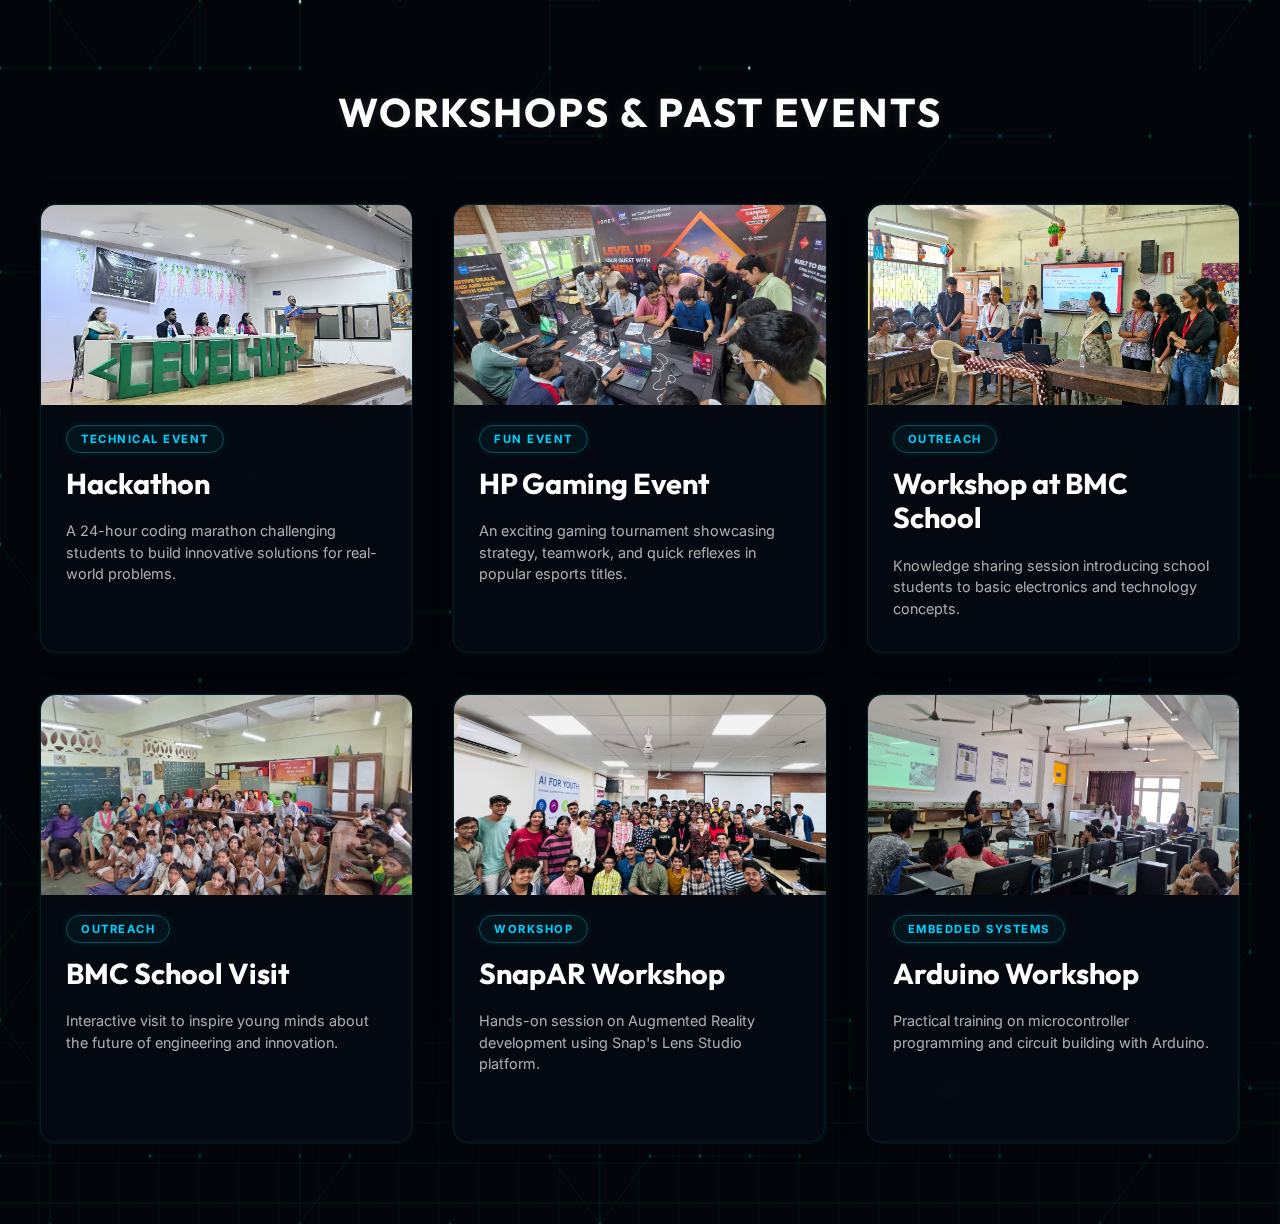
<file: iete (1)/iete (1)/iete/IETE_Workshops/IETE Website/index.html>
<!DOCTYPE html>
<html lang="en">

<head>
    <meta charset="UTF-8">
    <meta name="viewport" content="width=device-width, initial-scale=1.0">
    <title>IETE KJSIT - Workshops & Past Events</title>
    <!-- Google Fonts: Inter and Outfit -->
    <link rel="preconnect" href="https://fonts.googleapis.com">
    <link rel="preconnect" href="https://fonts.gstatic.com" crossorigin>
    <link href="https://fonts.googleapis.com/css2?family=Inter:wght@400;500;600&family=Outfit:wght@500;700&display=swap"
        rel="stylesheet">
    <link rel="stylesheet" href="styles.css">
</head>

<body>

    <!-- SVG Filters for Electric Effect -->
    <svg style="position: absolute; width: 0; height: 0; overflow: hidden;" aria-hidden="true">
        <filter id="electric-spark-filter" x="-50%" y="-50%" width="200%" height="200%">
            <!-- Create noise texture -->
            <feTurbulence type="fractalNoise" baseFrequency="0.8" numOctaves="3" stitchTiles="stitch" result="noise" />
            <!-- Displace the source image (the border) using the noise -->
            <feDisplacementMap in="SourceGraphic" in2="noise" scale="6" xChannelSelector="R" yChannelSelector="G" />

            <!-- Optional: Add a glow to the displaced result -->
            <feGaussianBlur stdDeviation="1" result="blur" />
            <feMerge>
                <feMergeNode in="blur" />
                <feMergeNode in="blur" /> <!-- Double blur for extra glow -->
                <feMergeNode in="SourceGraphic" />
            </feMerge>
        </filter>
    </svg>

    <section class="events-section" id="workshops">
        <!-- Futuristic Tech Background -->
        <div class="tech-background">
            <canvas id="circuit-board"></canvas>
            <div class="tech-waves"></div>
        </div>

        <div class="container">
            <header class="section-header">
                <h2 class="section-title">WORKSHOPS & PAST EVENTS</h2>
                <div class="lens-flare-divider"></div>
            </header>


            <div class="events-grid">
                <!-- Card 1: Hackathon -->
                <article class="chip-card">
                    <div class="card-border"></div>
                    <div class="card-content">
                        <div class="card-image">
                            <img src="Hackathon.png" alt="Hackathon">
                        </div>
                        <div class="card-header">
                            <span class="category-tag">Technical Event</span>
                        </div>
                        <h3 class="event-title">Hackathon</h3>
                        <p class="event-description">A 24-hour coding marathon challenging students to build innovative
                            solutions for real-world problems.</p>

                    </div>
                </article>

                <!-- Card 2: HP Gaming Event -->
                <article class="chip-card">
                    <div class="card-border"></div>
                    <div class="card-content">
                        <div class="card-image">
                            <img src="HP Gaming event.png" alt="HP Gaming Event">
                        </div>
                        <div class="card-header">
                            <span class="category-tag">Fun Event</span>
                        </div>
                        <h3 class="event-title">HP Gaming Event</h3>
                        <p class="event-description">An exciting gaming tournament showcasing strategy, teamwork, and
                            quick reflexes in popular esports titles.</p>

                    </div>
                </article>

                <!-- Card 3: Workshop at BMC School -->
                <article class="chip-card">
                    <div class="card-border"></div>
                    <div class="card-content">
                        <div class="card-image">
                            <img src="Workshop at BMC School.png" alt="Workshop at BMC School">
                        </div>
                        <div class="card-header">
                            <span class="category-tag">Outreach</span>
                        </div>
                        <h3 class="event-title">Workshop at BMC School</h3>
                        <p class="event-description">Knowledge sharing session introducing school students to basic
                            electronics and technology concepts.</p>

                    </div>
                </article>

                <!-- Card 4: BMC School Visit -->
                <article class="chip-card">
                    <div class="card-border"></div>
                    <div class="card-content">
                        <div class="card-image">
                            <img src="BMC School visit.png" alt="BMC School Visit">
                        </div>
                        <div class="card-header">
                            <span class="category-tag">Outreach</span>
                        </div>
                        <h3 class="event-title">BMC School Visit</h3>
                        <p class="event-description">Interactive visit to inspire young minds about the future of
                            engineering and innovation.</p>

                    </div>
                </article>

                <!-- Card 5: SnapAR Workshop -->
                <article class="chip-card">
                    <div class="card-border"></div>
                    <div class="card-content">
                        <div class="card-image">
                            <img src="SnapAR Workshop.png" alt="SnapAR Workshop">
                        </div>
                        <div class="card-header">
                            <span class="category-tag">Workshop</span>
                        </div>
                        <h3 class="event-title">SnapAR Workshop</h3>
                        <p class="event-description">Hands-on session on Augmented Reality development using Snap's Lens
                            Studio platform.</p>

                    </div>
                </article>

                <!-- Card 6: Arduino Workshop -->
                <article class="chip-card">
                    <div class="card-border"></div>
                    <div class="card-content">
                        <div class="card-image">
                            <img src="Arduino workshop.png" alt="Arduino Workshop">
                        </div>
                        <div class="card-header">
                            <span class="category-tag">Embedded Systems</span>
                        </div>
                        <h3 class="event-title">Arduino Workshop</h3>
                        <p class="event-description">Practical training on microcontroller programming and circuit
                            building with Arduino.</p>

                    </div>
                </article>
            </div>
        </div>
    </section>

    <script src="script.js"></script>
</body>

</html>
</file>
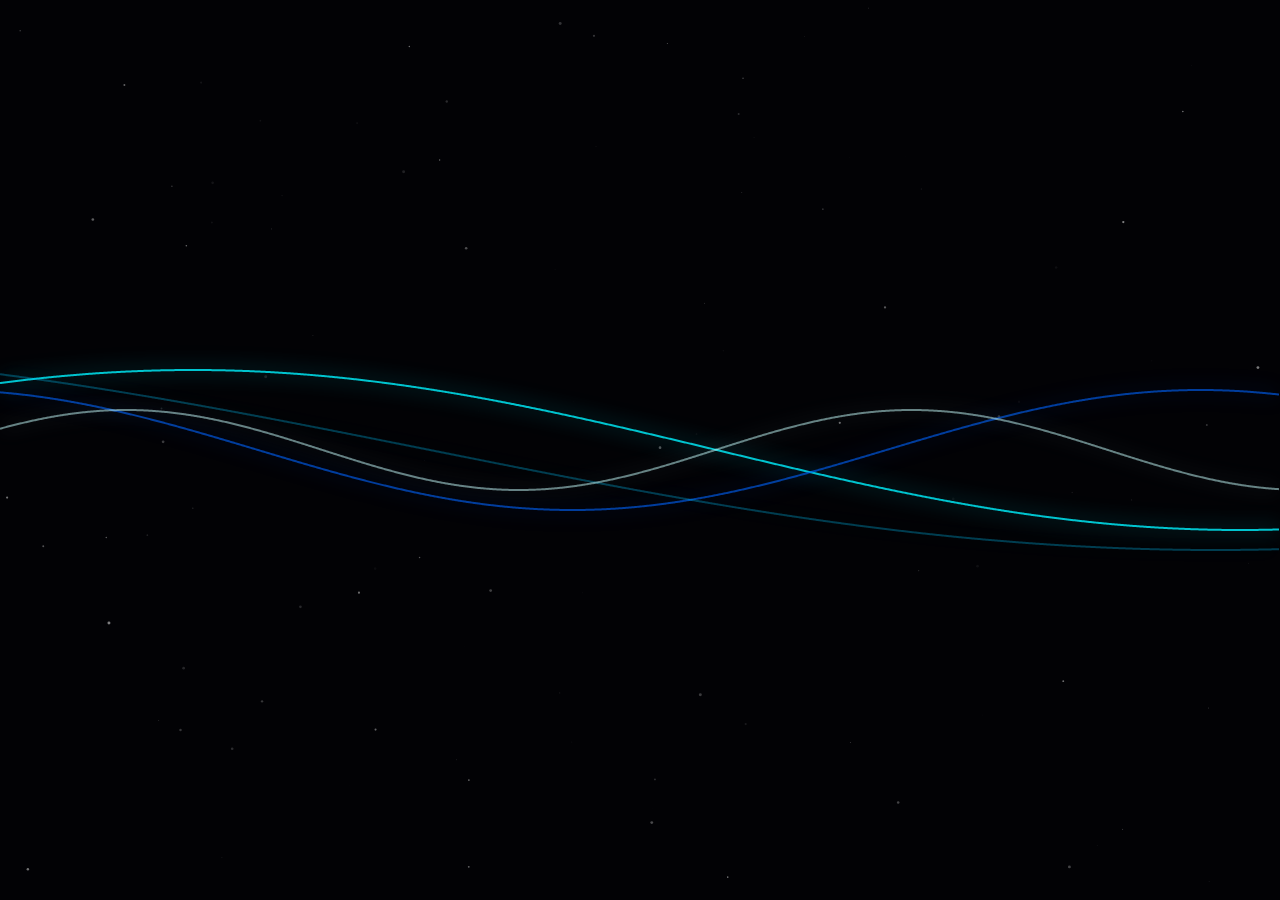
<file: iete (1)/iete (1)/iete/wave.html>
<!DOCTYPE html>
<html lang="en">

<head>
    <meta charset="UTF-8">
    <meta name="viewport" content="width=device-width, initial-scale=1.0">
    <title>Cosmic Wave Animation</title>
    <link rel="stylesheet" href="wave.css">
</head>

<body>
    <canvas id="canvas"></canvas>
    <script src="wave.js"></script>
</body>

</html>
</file>
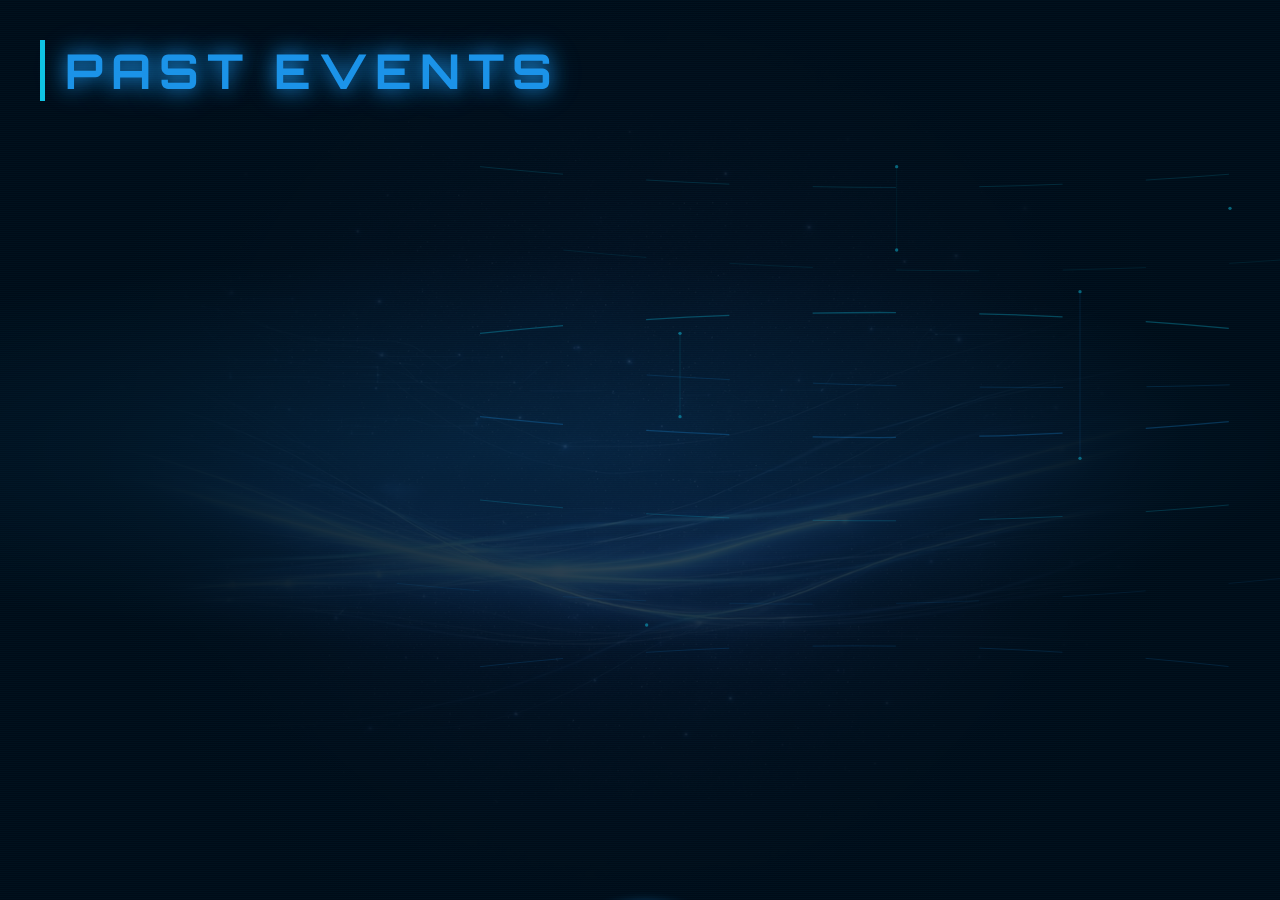
<file: iete (1)/iete (1)/iete/IETE_website_past_events_renaissance/IETE website/index (1).html>
<!DOCTYPE html>
<html lang="en">

<head>
    <meta charset="UTF-8" />
    <meta name="viewport" content="width=device-width, initial-scale=1.0" />
    <title>IETE Student Chapter - KJSIT</title>

    <!-- Fonts -->
    <link rel="preconnect" href="https://fonts.googleapis.com">
    <link rel="preconnect" href="https://fonts.gstatic.com" crossorigin>
    <link
        href="https://fonts.googleapis.com/css2?family=Orbitron:wght@400;500;700;900&family=Inter:wght@300;400;600&family=Rajdhani:wght@300;400;500;600;700&family=Share+Tech+Mono&display=swap"
        rel="stylesheet">
    <link rel="stylesheet" href="https://cdnjs.cloudflare.com/ajax/libs/font-awesome/6.4.0/css/all.min.css" />
    <link rel="stylesheet" href="style.css" />

    <style>
        /* ================= FIXED PAST EVENTS BACKGROUND ================= */
        #past-events {
            position: relative;
            min-height: 100vh;
            background:
                radial-gradient(circle at center, rgba(0, 0, 0, 0.35), #000 70%),
                url("theme background.jpeg") center/cover no-repeat;
            overflow: hidden;
        }

        #past-events::after {
            content: "";
            position: absolute;
            inset: 0;
            background: radial-gradient(circle, transparent 45%, #000 85%);
            pointer-events: none;
            z-index: 1;
        }

        .scene {
            position: relative;
            z-index: 2;
            background: transparent;
        }

        .neural-overlay {
            position: absolute;
            inset: 0;
            z-index: 1;
            pointer-events: none;
        }

        .main-container {
            position: relative;
            z-index: 3;
        }
    </style>
</head>

<body>
    <!-- ================= PAST EVENTS SECTION (FIXED) ================= -->
    <section id="past-events">
        <div class="scene">
            <div class="page-title">PAST EVENTS</div>

            <!-- Neural Network SVG Overlay -->
            <svg class="neural-overlay" xmlns="http://www.w3.org/2000/svg" viewBox="0 0 1920 1080">
                <defs>
                    <path id="neuralPath1" d="M0,400 Q480,350 960,400 T1920,400 T2880,400 T3840,400" fill="none"
                        stroke="rgba(18, 216, 250, 0.4)" stroke-width="1.5" />
                    <path id="neuralPath2" d="M0,500 Q480,550 960,500 T1920,500 T2880,500 T3840,500" fill="none"
                        stroke="rgba(31, 162, 255, 0.35)" stroke-width="1.5" />
                    <path id="neuralPath3" d="M0,600 Q480,650 960,600 T1920,600 T2880,600 T3840,600" fill="none"
                        stroke="rgba(18, 216, 250, 0.3)" stroke-width="1" />
                    <path id="neuralPath4" d="M200,450 Q680,480 1160,450 T2120,450 T3080,450 T4040,450" fill="none"
                        stroke="rgba(31, 162, 255, 0.25)" stroke-width="1" />
                    <path id="neuralPath5" d="M0,200 Q500,250 1000,200 T2000,200 T3000,200 T4000,200" fill="none"
                        stroke="rgba(18, 216, 250, 0.2)" stroke-width="1.2" />
                    <path id="neuralPath6" d="M0,800 Q450,750 900,800 T1800,800 T2700,800 T3600,800" fill="none"
                        stroke="rgba(31, 162, 255, 0.2)" stroke-width="1.2" />
                    <path id="neuralPath7" d="M100,300 Q600,350 1100,300 T2100,300 T3100,300 T4100,300" fill="none"
                        stroke="rgba(18, 216, 250, 0.15)" stroke-width="1" />
                    <path id="neuralPath8" d="M-100,700 Q400,750 900,700 T1900,700 T2900,700 T3900,700" fill="none"
                        stroke="rgba(31, 162, 255, 0.15)" stroke-width="1" />
                    <circle id="node" r="2" fill="rgba(18, 216, 250, 0.6)" />
                </defs>

                <g class="neural-paths">
                    <use href="#neuralPath1" />
                    <use href="#neuralPath2" />
                    <use href="#neuralPath3" />
                    <use href="#neuralPath4" />
                    <use href="#neuralPath5" />
                    <use href="#neuralPath6" />
                    <use href="#neuralPath7" />
                    <use href="#neuralPath8" />
                </g>

                <g class="neural-nodes">
                    <line x1="240" y1="400" x2="240" y2="500" stroke="rgba(18, 216, 250, 0.2)" stroke-width="1" />
                    <line x1="720" y1="350" x2="720" y2="550" stroke="rgba(31, 162, 255, 0.2)" stroke-width="1" />
                    <line x1="1200" y1="400" x2="1200" y2="600" stroke="rgba(18, 216, 250, 0.15)" stroke-width="1" />
                    <line x1="1680" y1="400" x2="1680" y2="500" stroke="rgba(31, 162, 255, 0.2)" stroke-width="1" />

                    <line x1="500" y1="200" x2="500" y2="300" stroke="rgba(18, 216, 250, 0.1)" stroke-width="1" />
                    <line x1="1400" y1="700" x2="1400" y2="800" stroke="rgba(31, 162, 255, 0.1)" stroke-width="1" />

                    <use href="#node" x="240" y="400" />
                    <use href="#node" x="240" y="500" />
                    <use href="#node" x="720" y="350" />
                    <use href="#node" x="720" y="550" />
                    <use href="#node" x="1200" y="400" />
                    <use href="#node" x="1200" y="600" />
                    <use href="#node" x="1680" y="400" />
                    <use href="#node" x="1680" y="500" />

                    <use href="#node" x="500" y="200" />
                    <use href="#node" x="500" y="300" />
                    <use href="#node" x="1400" y="700" />
                    <use href="#node" x="1400" y="800" />
                    <use href="#node" x="900" y="250" />
                    <use href="#node" x="200" y="750" />
                </g>
            </svg>

            <div class="main-container">
                <div class="disc-wrapper">
                    <img src="disc 3.png" alt="Rotating Disc" class="disc">

                    <!-- Curvature Text -->
                    <svg class="disc-text-svg" viewBox="0 0 1000 1000">
                        <defs>
                            <!-- Path starting at 0 degrees (3 o'clock) with radius 400 to match icons -->
                            <path id="textPath" d="M 500, 500 m 400, 0 a 400,400 0 1,1 -800,0 a 400,400 0 1,1 800,0" />

                            <!-- Blue-Red Gradient for Renaissance text -->
                            <linearGradient id="renaissanceGrad" x1="0%" y1="0%" x2="100%" y2="0%">
                                <stop offset="0%" style="stop-color:#1FA2FF;stop-opacity:1" />
                                <stop offset="100%" style="stop-color:#ff2975;stop-opacity:1" />
                            </linearGradient>
                        </defs>
                        <g class="renaissance-text">
                            <!-- Each word centered in the 90-degree gaps: 45, 135, 225, 315 degrees -->
                            <text class="renaissance-word" data-title="IETE RENAISSANCE" data-date="Annual flagship"
                                data-desc="The grand convergence of technology, culture, and innovation. Re-engineering the standard for future academic excellence.">
                                <textPath href="#textPath" startOffset="12.5%" text-anchor="middle">RENAISSANCE
                                </textPath>
                            </text>
                            <text class="renaissance-word" data-title="IETE RENAISSANCE" data-date="Annual flagship"
                                data-desc="The grand convergence of technology, culture, and innovation. Re-engineering the standard for future academic excellence.">
                                <textPath href="#textPath" startOffset="37.5%" text-anchor="middle">RENAISSANCE
                                </textPath>
                            </text>
                            <text class="renaissance-word" data-title="IETE RENAISSANCE" data-date="Annual flagship"
                                data-desc="The grand convergence of technology, culture, and innovation. Re-engineering the standard for future academic excellence.">
                                <textPath href="#textPath" startOffset="62.5%" text-anchor="middle">RENAISSANCE
                                </textPath>
                            </text>
                            <text class="renaissance-word" data-title="IETE RENAISSANCE" data-date="Annual flagship"
                                data-desc="The grand convergence of technology, culture, and innovation. Re-engineering the standard for future academic excellence.">
                                <textPath href="#textPath" startOffset="87.5%" text-anchor="middle">RENAISSANCE
                                </textPath>
                            </text>
                        </g>
                    </svg>

                    <!-- Event Items -->
                    <div class="event-item" data-title="Code Golf" data-date="February 18, 2025"
                        data-desc="Minimize code, maximize efficiency. Use your logic to solve complex problems with the fewest possible characters.">
                        <div class="event-content">
                            <img src="Code Golf.png" class="event-icon" alt="Code Golf">
                        </div>
                    </div>

                    <div class="event-item" data-title="DeCodeX" data-date="February 18, 2025"
                        data-desc="Step into the world of cryptography. Decrypt the unknown and solve high-stakes digital puzzles.">
                        <div class="event-content">
                            <img src="DeCodeX.png" class="event-icon" alt="DeCodeX">
                        </div>
                    </div>

                    <div class="event-item" data-title="Digital Sherlock" data-date="February 19, 2025"
                        data-desc="Master of the digital trails. Use OSINT and forensic skills to solve a complex cyber-mystery.">
                        <div class="event-content">
                            <img src="Digital Sherlock.png" class="event-icon" alt="Digital Sherlock">
                        </div>
                    </div>

                    <div class="event-item" data-title="Prompt Showdown" data-date="February 19, 2025"
                        data-desc="Battle for the best AI generation. Master the art of prompting to create the most stunning results.">
                        <div class="event-content">
                            <img src="Prompt Showdown.png" class="event-icon" alt="Prompt Showdown">
                        </div>
                    </div>
                </div>

                <div class="holographic-projection" id="info-box">
                    <div class="scanner-line"></div>
                    <h2 id="event-title">Select Event</h2>
                    <div class="meta-data">
                        <span id="event-date">--/--/----</span>
                    </div>
                    <p id="event-desc">Hover over the neural nodes on the disc to retrieve archival data.</p>
                </div>
            </div>
        </div>
    </section>

    <script src="script.js"></script>
</body>

</html>
</file>
<file: iete (1)/iete (1)/iete/wave.css>
body,
html {
    margin: 0;
    padding: 0;
    width: 100%;
    height: 100%;
    overflow: hidden;
    background-color: #020205;
    /* Deep navy / black */
}

canvas {
    display: block;
}
</file>
<file: iete (1)/iete (1)/iete/IETE_website_past_events_renaissance/IETE website/style.css>
:root {
    --neon-blue: #1FA2FF;
    --neon-cyan: #12D8FA;
    /* Complementary lighter blue */
    --holo-bg: rgba(31, 162, 255, 0.05);
    --holo-border: rgba(31, 162, 255, 0.3);
    --text-primary: #e0f7ff;
}

body,
html {
    margin: 0;
    padding: 0;
    width: 100%;
    height: 100%;
    overflow: hidden;
    background: #000;
    font-family: 'Rajdhani', sans-serif;
    color: var(--text-primary);
    position: relative;
}

.scene {
    position: relative;
    width: 100vw;
    height: 100vh;
    display: flex;
    justify-content: center;
    align-items: center;
    perspective: 1000px;
}

.background-image {
    position: absolute;
    top: 0;
    left: 0;
    width: 100%;
    height: 100%;
    object-fit: cover;
    z-index: -2;
    opacity: 0.6;
}

/* Neural network overlay */
/* Neural network overlay */
.neural-overlay {
    position: absolute;
    top: 0;
    left: 0;
    width: 200%;
    /* Wider for scroll */
    height: 100%;
    z-index: -1;
    pointer-events: none;
    opacity: 0.7;
    animation: neuralFlow 12s ease-in-out infinite, neuralScroll 30s linear infinite;
}

.neural-paths use {
    stroke-dasharray: 100;
    stroke-dashoffset: 1000;
    animation: signalPulse 10s linear infinite;
}

@keyframes signalPulse {
    0% {
        stroke-dashoffset: 1000;
        opacity: 0.4;
    }

    50% {
        opacity: 1;
    }

    100% {
        stroke-dashoffset: 0;
        opacity: 0.4;
    }
}

@keyframes neuralScroll {
    0% {
        transform: translateX(0);
    }

    100% {
        transform: translateX(-50%);
    }
}

@keyframes neuralFlow {

    0%,
    100% {
        transform: translateY(0) scale(1);
    }

    50% {
        transform: translateY(-3%) scale(1.02);
    }
}

/* Overlay grid for tech feel with animated waves */
.scene::after {
    content: '';
    position: absolute;
    top: 0;
    left: 0;
    width: 100%;
    height: 100%;
    background:
        linear-gradient(rgba(0, 20, 40, 0.6), rgba(0, 20, 40, 0.6)),
        repeating-linear-gradient(0deg, transparent, transparent 1px, rgba(0, 243, 255, 0.05) 1px, rgba(0, 243, 255, 0.05) 2px);
    background-size: 100% 4px;
    z-index: -1;
    pointer-events: none;
    animation: waveMove 4s ease-in-out infinite;
}

/* Flowing wave layer 1 - slow horizontal flow */
.scene::before {
    content: '';
    position: absolute;
    top: 0;
    left: 0;
    width: 200%;
    height: 100%;
    background:
        radial-gradient(ellipse 800px 200px at 20% 50%, rgba(31, 162, 255, 0.25), transparent),
        radial-gradient(ellipse 600px 150px at 80% 70%, rgba(18, 216, 250, 0.2), transparent);
    z-index: -1;
    pointer-events: none;
    animation: flowWave1 6s ease-in-out infinite;
}

/* Additional flowing wave overlay */
body::before {
    content: '';
    position: fixed;
    top: 0;
    left: 0;
    width: 200%;
    height: 100%;
    background:
        radial-gradient(ellipse 1000px 250px at 60% 40%, rgba(31, 162, 255, 0.18), transparent),
        radial-gradient(ellipse 700px 180px at 30% 80%, rgba(18, 216, 250, 0.22), transparent);
    z-index: 0;
    pointer-events: none;
    animation: flowWave2 8s ease-in-out infinite reverse;
}

@keyframes waveMove {

    0%,
    100% {
        background-position: 0 0, 0 0;
    }

    50% {
        background-position: 0 20px, 0 10px;
    }
}

@keyframes flowWave1 {

    0%,
    100% {
        transform: translateX(0) translateY(0);
        opacity: 1;
    }

    25% {
        transform: translateX(-15%) translateY(-5%);
        opacity: 0.8;
    }

    50% {
        transform: translateX(-25%) translateY(0);
        opacity: 1;
    }

    75% {
        transform: translateX(-15%) translateY(5%);
        opacity: 0.8;
    }
}

@keyframes flowWave2 {

    0%,
    100% {
        transform: translateX(0) translateY(0) scale(1);
        opacity: 1;
    }

    33% {
        transform: translateX(-20%) translateY(3%) scale(1.05);
        opacity: 0.7;
    }

    66% {
        transform: translateX(-30%) translateY(-3%) scale(0.95);
        opacity: 0.9;
    }
}

.main-container {
    position: absolute;
    bottom: 0;
    left: 0;
    width: 100%;
    height: 100%;
    display: flex;
    justify-content: center;
    align-items: flex-end;
    /* Align content to bottom */
    overflow: hidden;
    /* Ensure we don't trigger scrollbars */
    pointer-events: none;
    /* Allow interaction with background if needed, but wrapper will catch events */
}

.disc-wrapper {
    position: relative;
    /* Massive size to fill the view */
    width: 130vh;
    height: 130vh;
    min-width: 800px;
    min-height: 800px;

    /* Position center exactly at bottom of screen */
    /* Since it's flex-end aligned, the bottom of the disc touches the bottom. */
    /* We translate Y by 50% to push it down so center is at bottom. */
    transform: translateY(50%);

    border-radius: 50%;
    animation: rotateDisc 60s linear infinite;
    /* Very slow rotation for massive size */
    transform-style: preserve-3d;
    pointer-events: auto;
    /* Re-enable pointer events */
}

.disc {
    width: 100%;
    height: 100%;
    object-fit: contain;
    filter: drop-shadow(0 0 20px var(--neon-blue));
}

.disc-text-svg {
    position: absolute;
    top: 0;
    left: 0;
    width: 100%;
    height: 100%;
    pointer-events: none;
    z-index: 2;
    /* Behind event items (z-index 10) */
}

.renaissance-text {
    pointer-events: auto;
    cursor: pointer;
    transition: all 0.3s ease;
}

.renaissance-word:hover {
    filter: drop-shadow(0 0 15px #ff2975) brightness(1.2);
}

.renaissance-text text {
    font-family: 'Orbitron', sans-serif;
    font-size: 28px;
    font-weight: 700;
    fill: url(#renaissanceGrad);
    /* Reference the SVG gradient */
    text-transform: uppercase;
    letter-spacing: 8px;
    opacity: 0.9;
    text-shadow: 0 0 10px rgba(255, 41, 117, 0.3);
    transition: all 0.3s ease;
}

/* Red-Blue Gradient Theme for Info Box */
.holographic-projection.renaissance-theme {
    border-color: #ff2975;
    background: rgba(20, 0, 10, 0.9);
    box-shadow: 0 0 70px rgba(255, 41, 117, 0.3), 0 0 20px rgba(31, 162, 255, 0.2);
}

.holographic-projection.renaissance-theme h2 {
    background: linear-gradient(90deg, #1FA2FF, #ff2975);
    -webkit-background-clip: text;
    background-clip: text;
    -webkit-text-fill-color: transparent;
    text-shadow: 0 0 15px rgba(255, 41, 117, 0.4);
}

.holographic-projection.renaissance-theme .meta-data {
    color: #ff2975;
    border-bottom-color: #1FA2FF;
}

@keyframes rotateDisc {
    0% {
        transform: rotate(0deg) translateY(0);
    }

    /* translateY must be preserved if part of transform, but here it's on wrapper */
    /* Wait, if I animate transform on .disc-wrapper, I overwrite the translate. */
    /* Better to wrap the disc image in another div for rotation, OR use a wrapper-wrapper for position. */
    /* Actually current structure is .disc-wrapper > .disc + .event-items. */
    /* If I rotate .disc-wrapper, the items rotate with it. Exact logic I have. */
    /* BUT if I set `transform: translateY(50%)` on .disc-wrapper, the keyframes will overwrite it. */
    /* FIX: Put structure: .main-container > .positioning-wrapper > .disc-wrapper(rotating) */
    /* OR: Update keyframes to include translateY(50%). NO, rotation changes axes. */
    /* BEST: Use margin-bottom to push it down? No, margin affects flex. */
    /* ACTUAL FIX: .main-container aligns to bottom. .disc-wrapper has `bottom: -50%`? No. */
    /* Let's use `margin-bottom: -65vh` (half of 130vh). */
}

/* Modifying .disc-wrapper to use margin-bottom for positioning instead of transform, to avoid generic animation conflict logic */
.disc-wrapper {
    position: relative;
    width: 120vh;
    height: 120vh;
    min-width: 800px;
    min-height: 800px;
    margin-bottom: -60vh;
    /* Pull down by half height */

    border-radius: 50%;
    animation: rotateDisc 30s linear infinite;
    transform-style: preserve-3d;
    pointer-events: auto;
}

@keyframes rotateDisc {
    0% {
        transform: rotate(0deg);
    }

    100% {
        transform: rotate(360deg);
    }
}

/* Event Items aka "Nodes" on the disc */
.event-item {
    position: absolute;
    top: 50%;
    left: 50%;
    width: 200px;
    /* Icon size */
    height: 200px;
    margin-top: -100px;
    /* Center offset */
    margin-left: -100px;
    cursor: pointer;
    transition: all 0.3s ease;
    z-index: 10;
}

.event-content {
    width: 100%;
    height: 100%;
    background: rgba(0, 0, 0, 0.8);
    border: 5px solid rgba(18, 216, 250, 1);
    border-radius: 50%;
    box-shadow: 0 0 15px var(--neon-blue);
    display: flex;
    justify-content: center;
    align-items: center;
    overflow: hidden;
    position: relative;
}

.event-icon {
    width: 100%;
    height: 100%;
    object-fit: cover;
    border-radius: 50%;
}

.event-item .event-content {
    animation: counterRotate 30s linear infinite;
    /* Match disc speed */
}

@keyframes counterRotate {
    0% {
        transform: rotate(0deg);
    }

    100% {
        transform: rotate(-360deg);
    }
}

.event-item:hover {
    transform: scale(1.15);
    z-index: 20;
}

.event-item:hover .event-content {
    background: rgba(0, 243, 255, 0.3);
    box-shadow: 0 0 30px var(--neon-cyan), inset 0 0 15px var(--neon-cyan);
    border-color: #fff;
}

/* When wrapper is hovered, pause rotation */
.disc-wrapper.paused {
    animation-play-state: paused;
}

.disc-wrapper.paused .event-item .event-content {
    animation-play-state: paused;
}

/* Holographic Info Box */
.holographic-projection {
    position: fixed;
    /* Fixed relative to viewport */
    top: 7%;
    /* Show HIGHER at the top to avoid overlap */
    left: 50%;
    transform: translateX(-50%);

    width: 400px;
    padding: 30px;
    background: rgba(0, 10, 20, 0.9);
    border: 1px solid var(--neon-cyan);

    /* Strong Underglow */
    box-shadow: 0 0 60px rgba(31, 162, 255, 0.5), 0 0 20px rgba(0, 0, 0, 0.8);

    backdrop-filter: blur(10px);
    opacity: 0;
    transition: all 0.4s ease;
    pointer-events: none;
    z-index: 100;
    text-align: center;
    border-radius: 15px;
}

@media (max-width: 768px) {
    .holographic-projection {
        width: 85%;
        padding: 30px 20px;
        top: 4%;
        min-height: auto;
    }

    .holographic-projection h2 {
        font-size: 1.4rem;
    }

    .holographic-projection p {
        font-size: 1rem;
    }

    .page-title {
        font-size: 1.8rem;
        top: 20px;
        left: 20px;
        letter-spacing: 4px;
    }

    .renaissance-text {
        font-size: 22px;
        letter-spacing: 6px;
    }

    .disc-text-svg {
        transform: scale(1.08);
        /* Pulls text further out on mobile */
    }
}

.holographic-projection.active {
    opacity: 1;
    transform: translateX(-50%) translateY(0);
}

/* Positioning modifiers removed, always top */
.holographic-projection.left,
.holographic-projection.right {
    /* Reset styles just in case JS adds them */
    top: 15%;
    left: 50%;
    right: auto;
    transform: translateX(-50%);
    clip-path: none;
    border: 1px solid var(--neon-cyan);
}

.holographic-projection h2 {
    font-family: 'Orbitron', sans-serif;
    color: var(--neon-blue);
    margin: 0 0 15px 0;
    font-size: 1.8rem;
    text-shadow: 0 0 10px var(--neon-blue);
    text-transform: uppercase;
    letter-spacing: 3px;
}

.holographic-projection .meta-data {
    font-size: 1.1rem;
    color: var(--neon-cyan);
    margin-bottom: 15px;
    display: inline-block;
    border-bottom: 2px solid rgba(0, 243, 255, 0.5);
    padding-bottom: 5px;
}

.holographic-projection p {
    font-size: 1.1rem;
    line-height: 1.6;
    color: #fff;
    margin: 0;
    text-shadow: 0 0 2px black;
}

/* Removed scanner line as requested */

/* Page Title */
.page-title {
    position: absolute;
    top: 40px;
    left: 40px;
    font-family: 'Orbitron', sans-serif;
    font-size: 3rem;
    font-weight: 700;
    color: var(--neon-blue);
    text-shadow: 0 0 20px var(--neon-blue), 0 0 40px rgba(31, 162, 255, 0.4);
    letter-spacing: 8px;
    z-index: 50;
    pointer-events: none;
    text-transform: uppercase;
    opacity: 0.9;
    border-left: 5px solid var(--neon-cyan);
    padding-left: 20px;
}
</file>
<file: iete (1)/iete (1)/iete/IETE_Workshops/IETE Website/styles.css>
/* CSS Variables & Reset */
:root {
    --bg-navy: #02050a;
    /* Deep Dark Tech Blue (Near Black) */
    --card-bg: #050505;
    /* Near Black */
    --accent-blue: #00F0FF;
    /* Electric Blue */
    --accent-cyan: #00D2FF;
    --text-primary: #FFFFFF;
    --text-secondary: #B0B0B0;
    --font-heading: 'Outfit', sans-serif;
    --font-body: 'Inter', sans-serif;
}

* {
    margin: 0;
    padding: 0;
    box-sizing: border-box;
}

body {
    background-color: var(--bg-navy);
    color: var(--text-primary);
    font-family: var(--font-body);
    line-height: 1.6;
    min-height: 100vh;
}

/* Section Styles */
.events-section {
    position: relative;
    padding: 80px 20px;
    background-color: var(--bg-navy);
    /* Deep Tech Blue */
    min-height: 100vh;
    overflow: hidden;
}

/* Tech Background Container */
.tech-background {
    position: absolute;
    inset: 0;
    z-index: 0;
    overflow: hidden;
    pointer-events: none;
    background-color: var(--bg-navy);
    /* Base background color */
}

/* Circuit Board Canvas */
#circuit-board {
    position: absolute;
    top: 0;
    left: 0;
    width: 100%;
    height: 100%;
    z-index: 1;
}

/* Digital Wave Lines (Bottom Animation) */
/* Digital Grid Lines (Bottom Animation) */
.tech-waves {
    position: absolute;
    bottom: 0;
    left: 0;
    width: 100%;
    height: 300px;
    z-index: 2;
    background:
        linear-gradient(transparent 95%, rgba(0, 240, 255, 0.05) 95%),
        linear-gradient(90deg, transparent 95%, rgba(0, 240, 255, 0.03) 95%);
    background-size: 40px 40px;
    mask-image: linear-gradient(to top, black, transparent);
    -webkit-mask-image: linear-gradient(to top, black, transparent);
    pointer-events: none;
    animation: gridScroll 20s linear infinite;
}

@keyframes gridScroll {
    from {
        background-position: 0 0;
    }

    to {
        background-position: 0 40px;
    }
}

.container {
    max-width: 1200px;
    margin: 0 auto;
    width: 100%;
    position: relative;
    z-index: 5;
}

/* Header Styles */
.section-header {
    text-align: center;
    margin-bottom: 60px;
}

.section-title {
    font-family: var(--font-heading);
    font-size: 2.5rem;
    font-weight: 700;
    letter-spacing: 2px;
    color: var(--text-primary);
    text-transform: uppercase;
    text-shadow: 0 0 10px rgba(255, 255, 255, 0.1);
}

/* Grid Layout */
.events-grid {
    display: grid;
    grid-template-columns: repeat(3, 1fr);
    gap: 40px;
    /* Increased gap for cleaner look */
}

@media (max-width: 1024px) {
    .events-grid {
        grid-template-columns: repeat(2, 1fr);
    }
}

@media (max-width: 768px) {
    .events-grid {
        grid-template-columns: 1fr;
    }
}

/* HUD Card Styles */
.chip-card {
    position: relative;
    background: rgba(5, 10, 20, 0.7);
    border-radius: 15px;
    padding: 0;
    /* Remove padding to allow full-width image */
    display: flex;
    flex-direction: column;
    justify-content: space-between;
    min-height: 450px;
    /* Increased min-height for image space */
    backdrop-filter: blur(10px);
    border: 1px solid rgba(0, 240, 255, 0.05);
    /* Very subtle static border */
    box-shadow: 0 0 20px rgba(0, 0, 0, 0.5);
    /* Allow only filter transitions for subtle hover pulse */
    transition: filter 0.18s ease;
}

/* Electric Spark SVG Container */
.card-border {
    position: absolute;
    inset: 0;
    pointer-events: none;
    z-index: 10;
    border-radius: 15px;
    overflow: visible;
}

.spark-svg {
    position: absolute;
    top: -2px;
    left: -2px;
    width: calc(100% + 4px);
    height: calc(100% + 4px);
    overflow: visible;
}

/* Base Circuit - Subtle & Dim */
.circuit-base {
    fill: none;
    stroke: var(--accent-blue);
    stroke-width: 1;
    stroke-opacity: 0.1;
    stroke-linecap: round;
    stroke-linejoin: round;
}

/* Individual Spark Edges */
.spark-edge {
    fill: none;
    stroke: var(--accent-blue);
    stroke-width: 3;
    stroke-linecap: round;
    filter: url(#electric-spark-filter) drop-shadow(0 0 8px var(--accent-blue));
    opacity: 0;
    /* Default hidden */
}

/* Spark Corners */
.spark-corner {
    fill: var(--accent-blue);
    filter: drop-shadow(0 0 10px #fff);
    opacity: 0;
}

/* Animation Classes mapped by JS */
/* 
   We will inject animation-name and animation-delay via JS.
   These are the base definitions.
*/

@keyframes bg-pulse {

    0%,
    100% {
        stroke-opacity: 0.05;
    }

    50% {
        stroke-opacity: 0.15;
    }
}

@keyframes draw-line {
    0% {
        stroke-dashoffset: var(--length);
        opacity: 0;
    }

    10% {
        opacity: 1;
    }

    90% {
        opacity: 1;
    }

    100% {
        stroke-dashoffset: 0;
        opacity: 0;
    }
}

@keyframes corner-flash {

    0%,
    100% {
        opacity: 0;
        transform: scale(0.5);
    }

    50% {
        opacity: 1;
        transform: scale(1.5);
    }
}

/* Card Content Wrapper for padding */
.card-content {
    display: flex;
    flex-direction: column;
    height: 100%;
    position: relative;
    /* Context for absolute positioning if needed */
}

/* Image Container */
.card-image {
    width: 100%;
    height: 200px;
    background: #0b0f15;
    /* Dark placeholder for Hackathon */
    border-radius: 15px 15px 0 0;
    overflow: hidden;
    position: relative;
    flex-shrink: 0;
    margin-bottom: 20px;
}

/* Image Styles */
.card-image img {
    width: 100%;
    height: 100%;
    object-fit: cover;
    transition: transform 0.4s ease-out;
    display: block;
}

/* Hover Interaction: Image — disabled to preserve layout */
/* .chip-card:hover .card-image img { transform: scale(0.95) translateY(10px); } */

/* Header & Text Padding */
.card-header,
.event-title {
    margin-left: 25px;
    margin-right: 25px;
}

.category-tag {
    /* Adjust tag separate from header container if needed, but here it's inside card-header */
    align-self: flex-start;
    font-size: 0.7rem;
    font-weight: 700;
    letter-spacing: 1.5px;
    text-transform: uppercase;
    color: var(--accent-cyan);
    padding: 6px 14px;
    border: 1px solid rgba(0, 240, 255, 0.3);
    border-radius: 20px;
    margin-bottom: 0;
    /* Handled by header container margin */
    background: rgba(0, 240, 255, 0.05);
    box-shadow: 0 0 10px rgba(0, 240, 255, 0.1);
}

.card-header {
    margin-bottom: 15px;
}

/* Event Title */
.event-title {
    margin-bottom: 20px;
    z-index: 5;
    position: relative;
    font-family: var(--font-heading);
    font-size: 1.8rem;
    font-weight: 700;
    color: #fff;
    line-height: 1.2;
}

/* Description - Always Visible Below Title */
.event-description {
    position: relative;
    color: var(--text-secondary);
    font-size: 0.9rem;
    line-height: 1.5;
    padding: 0 25px 25px 25px;
    opacity: 1;
    transform: none;
    transition: none;
    pointer-events: auto;
    z-index: 5;
}

/* Hover Interaction: Subtle flash/pulse on the card */
.chip-card:hover {
    filter: brightness(1.12);
}

/* Safety: do not alter structure, motion, or existing animations on hover */
/* Apply hover feedback only as a slight visual pulse */

/* CTA link styles removed — buttons no longer present */
</file>
